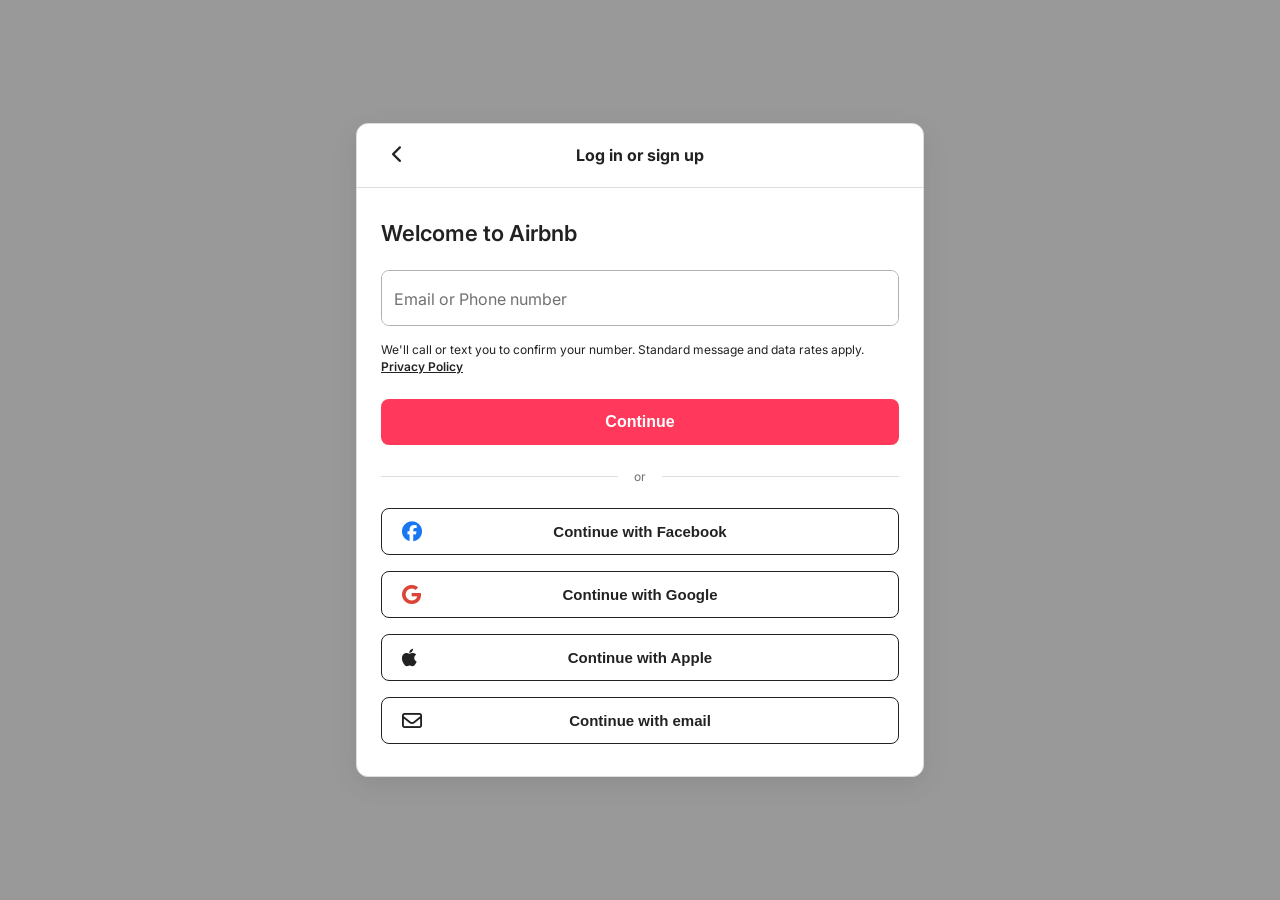
<file: booking.html>
<!DOCTYPE html>
<html lang="en">
<head>
    <meta charset="UTF-8">
    <meta name="viewport" content="width=device-width, initial-scale=1.0">
    <title>My Trips - Airbnb Clone</title>
    <!-- Google Fonts -->
    <link href="https://fonts.googleapis.com/css2?family=Inter:wght@400;500;600;700&display=swap" rel="stylesheet">
    <!-- Font Awesome -->
    <link rel="stylesheet" href="https://cdnjs.cloudflare.com/ajax/libs/font-awesome/6.4.0/css/all.min.css">
    <!-- External CSS -->
    <link rel="stylesheet" href="shared.css">
    <link rel="stylesheet" href="booking.css">
</head>
<body>
    <!-- 
      ========================================================
      TOP NAVIGATION BAR
      Consistent styling with index.html, but simplified.
      Contains the logo and user profile dropdown.
      ========================================================
    -->
    <nav class="navbar">
        <a href="index.html" class="nav-left" style="text-decoration: none;">
            <i class="fa-brands fa-airbnb logo-icon"></i>
            <span class="logo-text">airbnb</span>
        </a>
        <div class="nav-center">
            <div class="nav-item active">
                <i class="fa-solid fa-suitcase-rolling"></i>
                <span>Trips</span>
            </div>
        </div>
        <div class="nav-right">
            <div class="profile-dropdown-container">
                <button class="profile-menu" id="profile-menu-btn">
                    <i class="fa-solid fa-bars"></i>
                    <i class="fa-solid fa-circle-user avatar-icon" id="profile-avatar-icon"></i>
                </button>
                <div class="profile-dropdown hidden" id="profile-dropdown">
                    <a href="index.html" class="dropdown-item" style="text-decoration: none; color: inherit;">Home</a>
                    <div class="dropdown-divider"></div>
                    <a href="#" class="dropdown-item" id="login-logout-link" style="text-decoration: none; color: inherit;">Log out</a>
                </div>
            </div>
        </div>
    </nav>

    <!-- 
      ========================================================
      MAIN CONTENT (TRIPS DASHBOARD)
      Displays dynamically injected trip cards divided into:
      1. Upcoming Trips (or an empty state if none exist)
      2. Past Trips
      3. Cancelled Trips
      ========================================================
    -->
    <main class="trips-container">
        <h1 class="page-title">Upcoming Trips</h1>
        
        <div id="no-trips" class="no-trips hidden">
            <div class="no-trips-content">
                <div class="icon-wrapper">
                    <i class="fa-solid fa-suitcase-rolling"></i>
                </div>
                <h2>No trips booked... yet!</h2>
                <p>Time to dust off your bags and start planning your next adventure.</p>
                <a href="index.html" class="start-searching-btn">Start searching</a>
            </div>
        </div>

        <div id="trips-list" class="trips-list">
            <!-- Booking Cards will be injected here by booking.js -->
        </div>

        <h1 id="past-trips-title" class="page-title hidden" style="margin-top: 60px;">Past Trips</h1>
        <div id="past-trips-list" class="trips-list">
            <!-- Past Booking Cards will be injected here by booking.js -->
        </div>

        <h1 id="cancelled-trips-title" class="page-title hidden" style="margin-top: 60px;">Cancelled Trips</h1>
        <div id="cancelled-trips-list" class="trips-list">
            <!-- Cancelled Booking Cards will be injected here by booking.js -->
        </div>
    </main>

    <!-- 
      ========================================================
      CANCEL CONFIRMATION MODAL
      A hidden popup that appears when a user clicks the "Cancel" 
      button on an upcoming trip. Requires user confirmation.
      ========================================================
    -->
    <div id="cancel-modal" class="modal-overlay hidden">
        <div class="cancel-modal-content">
            <div class="cancel-modal-header">
                <div class="cancel-icon">
                    <i class="fa-solid fa-triangle-exclamation"></i>
                </div>
                <h2>Cancel Trip</h2>
            </div>
            <p>Are you sure you want to cancel this trip? This action cannot be undone, and your reservation will be refunded according to the host's cancellation policy.</p>
            <div class="cancel-modal-actions">
                <button id="cancel-modal-no" class="btn-keep">No, keep trip</button>
                <button id="cancel-modal-yes" class="btn-cancel-confirm">Yes, cancel trip</button>
            </div>
        </div>
    </div>

    <!-- Scripts -->
    <script src="booking.js"></script>
</body>
</html>
</file>
<file: shared.css>
/* 
  ========================================================
  SHARED.CSS - GLOBAL STYLES AND VARIABLES
  ========================================================
  This file contains the global design system used across
  all pages of the application. It includes:
  1. CSS Custom Properties (variables) for theming.
  2. Global reset and typography settings.
  3. Shared Navigation Bar styles.
  4. Shared Profile Dropdown styles.
  5. Shared Guest Controls styles.
  6. Shared Footer styles.
  7. Responsive breakpoints for shared components.
  ========================================================
*/

/* 
  ========================================================
  CSS VARIABLES (Design Tokens)
  Defines the core color palette and design constants.
  These are used throughout the project to maintain
  visual consistency and enable easy theming.
  ========================================================
*/
:root {
    --primary-color: #FF385C; /* Airbnb's signature red */
    --text-dark: #222222;    /* Primary text color */
    --text-light: #717171;   /* Secondary/muted text */
    --border-color: #DDDDDD; /* Default border color */
    --bg-light: #F7F7F7;     /* Light background for hover states */
    --white: #FFFFFF;        /* Pure white for cards and surfaces */
}

/* 
  ========================================================
  GLOBAL RESET & BASE STYLES
  Removes default browser margins/paddings and sets
  a consistent box-sizing model and font stack.
  ========================================================
*/
* {
    box-sizing: border-box;
    margin: 0;
    padding: 0;
}

body {
    font-family: 'Inter', -apple-system, BlinkMacSystemFont, Roboto, Helvetica, Arial, sans-serif;
    color: var(--text-dark);
    background-color: var(--white);
    -webkit-font-smoothing: antialiased; /* Smoother text rendering on WebKit browsers */
}

/*
  ========================================================
  TOP NAVIGATION BAR STYLES
  Consistent across all pages (index, details, booking).
  Uses Flexbox for layout with three sections:
  - Left: Logo
  - Center: Navigation tabs (All, Homes)
  - Right: Profile menu button
  ========================================================
*/
.navbar {
    display: flex;
    align-items: center;
    justify-content: space-between;
    padding: 20px 80px;
    border-bottom: 1px solid var(--border-color);
}

/* 
  LEFT SECTION - Logo
  Airbnb brand styling with the signature red color.
  The icon and text are positioned side by side.
*/
.nav-left {
    display: flex;
    align-items: center;
    color: var(--primary-color);
    font-size: 24px;
    font-weight: 700;
    cursor: pointer;
}

.logo-icon {
    font-size: 32px;
    margin-right: 8px;
}

/* 
  CENTER SECTION - Navigation Tabs
  Horizontal list of page sections (All, Homes).
  Active tab gets a bottom border indicator.
*/
.nav-center {
    display: flex;
    gap: 30px;
}

.nav-item {
    display: flex;
    align-items: center;
    gap: 8px;
    font-size: 16px;
    color: var(--text-light);
    cursor: pointer;
    padding-bottom: 10px;
    transition: color 0.2s;
}

.nav-item:hover {
    color: var(--text-dark);
}

.nav-item.active {
    color: var(--text-dark);
    font-weight: 600;
    border-bottom: 2px solid var(--text-dark);
}

/* 
  RIGHT SECTION - Profile Menu
  Contains the "Become a Host" link and the profile dropdown.
  The dropdown is positioned absolutely relative to its container.
*/
.nav-right {
    display: flex;
    align-items: center;
    gap: 15px;
}

.become-host {
    text-decoration: none;
    color: var(--text-dark);
    font-size: 14px;
    font-weight: 600;
    padding: 10px;
    border-radius: 20px;
}

.become-host:hover {
    background-color: var(--bg-light);
}

.icon-btn {
    background: none;
    border: none;
    font-size: 16px;
    cursor: pointer;
    padding: 10px;
    border-radius: 50%;
}

.icon-btn:hover {
    background-color: var(--bg-light);
}

/*
  PROFILE DROPDOWN MENU
  A floating panel that appears when the user clicks
  the profile avatar button. Contains navigation links
  and authentication actions.
*/
.profile-menu {
    display: flex;
    align-items: center;
    gap: 12px;
    background: var(--white);
    border: 1px solid var(--border-color);
    padding: 8px 12px;
    border-radius: 30px;
    cursor: pointer;
    transition: box-shadow 0.2s;
}

.profile-menu:hover {
    box-shadow: 0 2px 4px rgba(0,0,0,0.18);
}

.avatar-icon {
    font-size: 28px;
    color: var(--text-light);
}

/* 
  DROPDOWN CONTAINER
  Positions the dropdown menu relative to the profile button.
  The actual menu drops down from the bottom of the button.
*/
.profile-dropdown-container {
    position: relative;
}

.profile-dropdown {
    position: absolute;
    top: calc(100% + 12px);
    right: 0;
    width: 260px;
    background: var(--white);
    border-radius: 12px;
    box-shadow: 0 4px 16px rgba(0,0,0,0.12);
    padding: 8px 0;
    z-index: 200;
}

.dropdown-item {
    padding: 12px 16px;
    font-size: 15px;
    color: var(--text-dark);
    cursor: pointer;
    display: flex;
    align-items: center;
    transition: background 0.2s;
    background: var(--white);
    border: none;
    text-align: left;
    width: 100%;
}

.dropdown-item:hover {
    background: var(--bg-light);
}

.dropdown-divider {
    height: 1px;
    background: #DDDDDD;
    margin: 8px 0;
}

/*
  HOST PROMO SECTION IN DROPDOWN
  A special styled item in the dropdown that promotes
  hosting with a small image/illustration.
*/
.host-promo {
    align-items: flex-start;
    justify-content: space-between;
}

.host-text strong {
    display: block;
    font-weight: 600;
    margin-bottom: 2px;
}

.host-text p {
    font-size: 13px;
    color: var(--text-light);
    line-height: 1.3;
}

.host-img {
    width: 32px;
    height: auto;
    object-fit: contain;
    margin-left: 12px;
}

/*
  SEARCH BUTTON
  Primary call-to-action button used in the search bar.
  Features Airbnb's signature red gradient/color.
*/
.search-btn {
    background-color: var(--primary-color);
    color: var(--white);
    border: none;
    height: 48px;
    border-radius: 24px;
    margin-right: 9px;
    padding: 0 20px;
    font-size: 16px;
    font-weight: 600;
    cursor: pointer;
    display: flex;
    align-items: center;
    gap: 8px;
    transition: background 0.2s;
}

.search-btn:hover {
    background-color: #E00B41; /* Darker red on hover */
}

/*
  UTILITY CLASS
  A global helper to hide elements without removing
  them from the DOM. Used extensively for toggling
  dropdowns, modals, and UI states.
*/
.hidden {
    display: none !important;
}

/*
  ========================================================
  SHARED GUEST CONTROLS
  Used in both the homepage search bar and the details
  page booking widget. Provides +/- buttons for
  selecting guest counts.
  ========================================================
*/
#guests-dropdown {
    right: 0;
    width: 400px;
}

.guest-row {
    display: flex;
    justify-content: space-between;
    align-items: center;
    padding: 24px 0;
    border-bottom: 1px solid #EBEBEB;
}

/* Remove bottom border from the last row */
.guest-row:last-child {
    border-bottom: none;
    padding-bottom: 0;
}

/* Remove top padding from the first row */
.guest-row:first-child {
    padding-top: 0;
}

.guest-info strong {
    display: block;
    font-size: 16px;
    color: var(--text-dark);
    margin-bottom: 4px;
}

.guest-info span {
    font-size: 14px;
    color: var(--text-light);
}

.guest-controls {
    display: flex;
    align-items: center;
    gap: 15px;
}

.ctrl-btn {
    width: 32px;
    height: 32px;
    border-radius: 50%;
    border: 1px solid var(--text-light);
    background: var(--white);
    color: var(--text-light);
    font-size: 18px;
    display: flex;
    align-items: center;
    justify-content: center;
    cursor: pointer;
}

.ctrl-btn:hover:not(:disabled) {
    border-color: var(--text-dark);
    color: var(--text-dark);
}

.ctrl-btn:disabled {
    opacity: 0.3;
    cursor: not-allowed;
}

.count {
    font-size: 16px;
    width: 15px;
    text-align: center;
}

/*
  UTILITY TEXT COLORS
  Quick helpers for positive (green) and negative (red) states.
  Used in comparison modal to show savings or losses.
*/
.text-green { color: #008A05; }
.text-red { color: #E00B41; }

/*
  ========================================================
  RESPONSIVE BREAKPOINTS - SHARED COMPONENTS
  Adapts the navigation bar and dropdowns for mobile devices.
  ========================================================
*/
@media (max-width: 768px) {
    .navbar {
        padding: 16px 20px;
    }
    .logo-text {
        display: none; /* Hide text, show only the logo icon on mobile */
    }
    .nav-center {
        gap: 15px;
    }
    .search-bar-mini {
        gap: 8px !important;
        padding: 8px 12px !important;
    }
    .search-bar-mini .mini-text {
        display: none !important;
    }
    .search-bar-mini .mini-text-light {
        color: var(--text-dark) !important;
        font-weight: 600;
    }
    .nav-item span {
        display: none; /* Hide text labels, show only icons */
    }
    .nav-item i {
        font-size: 20px;
    }
    .become-host {
        display: none; /* Hide "Become a Host" on mobile */
    }
    .profile-dropdown {
        width: 220px;
        right: -20px;
    }
    /* Guests Dropdown Mobile - Full width */
    #guests-dropdown {
        width: 100%;
        min-width: 0;
        position: absolute;
        top: calc(100% + 10px);
        bottom: auto;
        left: 0;
        right: auto;
        border-radius: 24px;
        z-index: 2000;
        box-shadow: 0 8px 28px rgba(0,0,0,0.15);
    }
}
/*
  ========================================================
  FOOTER STYLES
  A standard Airbnb-style footer with three columns of links.
  - Left: Support links
  - Center: Hosting links
  - Right: Company links
  ========================================================
*/
.airbnb-footer {
    background-color: #f7f7f7;
    border-top: 1px solid #dddddd;
    padding: 40px 80px;
    font-size: 14px;
    color: #222222;
    margin-top: 60px;
}

.footer-grid {
    display: grid;
    grid-template-columns: repeat(3, 1fr);
    gap: 20px;
    padding-bottom: 30px;
    border-bottom: 1px solid #dddddd;
}

.footer-column h4 {
    font-size: 14px;
    font-weight: 600;
    margin-bottom: 16px;
    margin-top: 0;
}

.footer-column ul {
    list-style: none;
    padding: 0;
    margin: 0;
}

.footer-column ul li {
    margin-bottom: 12px;
}

.footer-column ul li a {
    color: #222222;
    text-decoration: none;
}

.footer-column ul li a:hover {
    text-decoration: underline;
}

/*
  FOOTER BOTTOM
  Contains legal information, language selection,
  currency, and social media links.
*/
.footer-bottom {
    display: flex;
    justify-content: space-between;
    align-items: center;
    padding-top: 24px;
    flex-wrap: wrap;
    gap: 20px;
}

.footer-left {
    display: flex;
    gap: 10px;
    align-items: center;
    flex-wrap: wrap;
}

.footer-left a {
    color: #222222;
    text-decoration: none;
}

.footer-left a:hover {
    text-decoration: underline;
}

.footer-right {
    display: flex;
    gap: 20px;
    align-items: center;
    font-weight: 600;
}

.footer-right a {
    color: #222222;
    text-decoration: none;
}

.footer-socials {
    display: flex;
    gap: 15px;
    font-size: 18px;
}

/* Mobile Footer - Stack columns vertically */
@media (max-width: 768px) {
    .airbnb-footer {
        padding: 40px 20px;
    }
    .footer-grid {
        grid-template-columns: 1fr;
    }
    .footer-bottom {
        flex-direction: column;
        align-items: flex-start;
    }
}
</file>
<file: booking.css>
/* 
  ========================================================
  BOOKING.CSS - TRIPS DASHBOARD STYLES
  ========================================================
  This file manages the visual presentation of the user's 
  "My Trips" page (booking.html). It includes:
  1. The Empty State design ("No trips booked... yet!").
  2. The responsive Booking Cards (showing Upcoming, Past, 
     and Cancelled trip states with visual filters like grayscale).
  3. The Cancel Trip Confirmation Modal (with pop-up animations).
  4. Mobile Grid conversions for a compact trip-details layout.
  ========================================================
*/

/*
  ========================================================
  RESET AND CONTAINER STYLES
  ========================================================
*/
body {
    background-color: var(--background);
}

.trips-container {
    max-width: 1000px;
    margin: 40px auto;
    padding: 0 40px;
}

.page-title {
    font-size: 32px;
    font-weight: 600;
    margin-bottom: 30px;
}

/*
  ========================================================
  EMPTY STATE
  Displayed when the user has no bookings at all.
  Features a centered content box with an icon, heading,
  description, and call-to-action button to start searching.
  ========================================================
*/
.no-trips {
    display: flex;
    justify-content: center;
    align-items: center;
    padding: 60px 20px;
    background: #fff;
    border-radius: 12px;
    border: 1px solid var(--border);
    text-align: center;
}

.no-trips-content {
    max-width: 400px;
}

.no-trips .icon-wrapper {
    font-size: 48px;
    margin-bottom: 20px;
}

.no-trips h2 {
    font-size: 22px;
    font-weight: 600;
    margin-bottom: 10px;
}

.no-trips p {
    color: var(--text-light);
    margin-bottom: 30px;
    line-height: 1.5;
}

.start-searching-btn {
    display: inline-block;
    background: var(--text-dark);
    color: #fff;
    text-decoration: none;
    padding: 14px 24px;
    border-radius: 8px;
    font-weight: 600;
    transition: background 0.2s;
}

.start-searching-btn:hover {
    background: #000;
}

/*
  ========================================================
  TRIPS LIST
  Container for all trip cards. Cards are stacked vertically
  with a gap between each.
  ========================================================
*/
.trips-list {
    display: flex;
    flex-direction: column;
    gap: 24px;
}

/*
  ========================================================
  TRIP CARD
  Each booking displayed as a card with:
  - Image (left side on desktop)
  - Trip info (title, location, price, details)
  - Footer with cancel button (for upcoming trips only)
  ========================================================
*/
.trip-card {
    display: flex;
    background: #fff;
    border-radius: 12px;
    border: 1px solid var(--border);
    overflow: hidden;
    transition: box-shadow 0.2s, transform 0.2s;
}

.trip-card:hover {
    box-shadow: 0 6px 16px rgba(0,0,0,0.08);
    transform: translateY(-2px);
}

.trip-img {
    width: 300px;
    height: 200px;
    object-fit: cover;
}

.trip-info {
    padding: 24px;
    flex: 1;
    display: flex;
    flex-direction: column;
    justify-content: space-between;
}

.trip-header {
    display: flex;
    justify-content: space-between;
    align-items: flex-start;
}

.trip-title {
    font-size: 20px;
    font-weight: 600;
    margin-bottom: 8px;
}

.trip-location {
    color: var(--text-light);
    font-size: 14px;
    display: flex;
    align-items: center;
    gap: 6px;
}

.trip-price {
    font-size: 18px;
    font-weight: 600;
}

/*
  TRIP DETAILS GRID
  Displays check-in, checkout, nights, guests, and booked date
  as a horizontal row on desktop, and a 2-column grid on mobile.
*/
.trip-details {
    display: flex;
    gap: 24px;
    margin-top: 20px;
    padding-top: 20px;
    border-top: 1px solid var(--border);
}

.detail-item {
    display: flex;
    flex-direction: column;
    gap: 4px;
}

.detail-label {
    font-size: 12px;
    color: var(--text-light);
    text-transform: uppercase;
    letter-spacing: 0.5px;
}

.detail-value {
    font-size: 14px;
    font-weight: 500;
}

/*
  TRIP FOOTER
  Contains the "Cancel Trip" button for upcoming trips.
  Positioned at the bottom right of the card.
*/
.trip-footer {
    display: flex;
    justify-content: flex-end;
    margin-top: 16px;
    padding-top: 16px;
    border-top: 1px solid #f0f0f0;
}

.cancel-btn {
    background: transparent;
    border: 1px solid var(--border);
    border-radius: 8px;
    padding: 8px 16px;
    font-size: 14px;
    font-weight: 600;
    cursor: pointer;
    transition: all 0.2s;
    color: var(--text-dark);
}

.cancel-btn:hover {
    border-color: var(--text-dark);
    background: #f7f7f7;
}

/*
  ========================================================
  TRIP CARD VARIANTS
  ========================================================
*/

/* Past trips - reduced opacity and desaturated color */
.past-trip-card {
    opacity: 0.7;
    filter: grayscale(0.5);
}

/* Cancelled trips - even more faded with a different background */
.cancelled-trip-card {
    opacity: 0.6;
    background: #fdfdfd;
}

/* Badge shown on cancelled trip cards */
.cancelled-badge {
    color: #E00B41;
    font-weight: 600;
    font-size: 14px;
    border: 1px solid #E00B41;
    border-radius: 4px;
    padding: 2px 6px;
    margin-left: 10px;
    display: inline-block;
}

/*
  ========================================================
  CUSTOM CANCEL CONFIRMATION MODAL
  A popup that appears when the user clicks "Cancel Trip".
  Features a red warning icon, message, and two action buttons.
  Animation: scales up and fades in using cubic-bezier easing.
  ========================================================
*/
.modal-overlay {
    position: fixed;
    top: 0;
    left: 0;
    width: 100vw;
    height: 100vh;
    background: rgba(0, 0, 0, 0.5);
    display: flex;
    justify-content: center;
    align-items: center;
    z-index: 1000;
}

.cancel-modal-content {
    background: white;
    width: 100%;
    max-width: 440px;
    border-radius: 16px;
    padding: 32px;
    box-shadow: 0 12px 32px rgba(0,0,0,0.2);
    animation: modalPop 0.3s cubic-bezier(0.175, 0.885, 0.32, 1.275);
}

/* Pop animation: starts slightly scaled down and fades in */
@keyframes modalPop {
    0% { transform: scale(0.9); opacity: 0; }
    100% { transform: scale(1); opacity: 1; }
}

/* Modal header with warning icon centered */
.cancel-modal-header {
    display: flex;
    flex-direction: column;
    align-items: center;
    text-align: center;
    margin-bottom: 16px;
}

.cancel-icon {
    width: 48px;
    height: 48px;
    border-radius: 50%;
    background: #FFF0F2;
    color: #E00B41;
    display: flex;
    align-items: center;
    justify-content: center;
    font-size: 24px;
    margin-bottom: 16px;
}

.cancel-modal-header h2 {
    font-size: 22px;
    font-weight: 600;
    color: var(--text-dark);
}

.cancel-modal-content p {
    color: var(--text-light);
    line-height: 1.5;
    text-align: center;
    margin-bottom: 32px;
}

.cancel-modal-actions {
    display: flex;
    gap: 16px;
}

.btn-keep {
    flex: 1;
    padding: 14px 0;
    border-radius: 8px;
    border: 1px solid var(--text-dark);
    background: white;
    color: var(--text-dark);
    font-size: 16px;
    font-weight: 600;
    cursor: pointer;
    transition: background 0.2s;
}

.btn-keep:hover {
    background: #f7f7f7;
}

.btn-cancel-confirm {
    flex: 1;
    padding: 14px 0;
    border-radius: 8px;
    border: none;
    background: #E00B41;
    color: white;
    font-size: 16px;
    font-weight: 600;
    cursor: pointer;
    transition: background 0.2s;
}

.btn-cancel-confirm:hover {
    background: #c00836;
}

/*
  ========================================================
  RESPONSIVE BREAKPOINTS - BOOKING PAGE
  ========================================================
*/
@media (max-width: 768px) {
    .trips-container {
        padding: 0 20px;
    }
    
    /* Stack cards vertically (image on top, info below) */
    .trip-card {
        flex-direction: column;
    }
    
    /* Image spans full width on mobile */
    .trip-img {
        width: 100%;
        height: 200px;
    }
    
    /* Details grid becomes 2 columns on mobile */
    .trip-details {
        display: grid;
        grid-template-columns: 1fr 1fr;
        gap: 16px;
    }
    
    /* Modal takes full width with margins */
    .cancel-modal-content {
        margin: 20px;
        padding: 24px;
    }
    
    /* Modal buttons stack vertically on mobile */
    .cancel-modal-actions {
        flex-direction: column;
    }
    
    /* Trip header stacks vertically */
    .trip-header {
        flex-direction: column;
        gap: 8px;
    }
}
</file>
<file: login.css>
/* 
  ========================================================
  LOGIN.CSS - AUTHENTICATION MODAL STYLES
  ========================================================
  This file manages the visual presentation of the Login/Signup 
  page (login.html). It includes:
  1. The centered Login Card overlay.
  2. The custom Floating Label input fields (where the placeholder 
     text shrinks and moves to the top when clicked).
  3. The Social Login buttons styling.
  4. The Success Toast Notification animations.
  ========================================================
*/

/*
  ========================================================
  CSS VARIABLES (Local overrides)
  ========================================================
*/
:root {
    --primary-color: #FF385C;
    --text-dark: #222222;
    --text-light: #717171;
    --border-color: #B0B0B0;
    --border-light: #DDDDDD;
    --bg-light: #F7F7F7;
    --white: #FFFFFF;
}


* {
    box-sizing: border-box;
    margin: 0;
    padding: 0;
}


/*
  ========================================================
  BODY STYLES
  Full viewport background with a dark overlay gradient
  and a blurred background image (using CSS fixed background).
  Flexbox centers the login card vertically and horizontally.
  ========================================================
*/

body {
    font-family: 'Inter', -apple-system, BlinkMacSystemFont, Roboto, Helvetica, Arial, sans-serif;
    color: var(--text-dark);
    background: linear-gradient(rgba(0, 0, 0, 0.4), rgba(0, 0, 0, 0.4)), 
                url('https://images.unsplash.com/photo-1499793983690-e29da59ef1c2?q=80&w=2000&auto=format&fit=crop') no-repeat center center fixed;
    background-size: cover;
    -webkit-font-smoothing: antialiased;
    display: flex;
    justify-content: center;
    align-items: center;
    min-height: 100vh;
}

/*
  ========================================================
  LOGIN CONTAINER
  Wraps the login card and centers it on the page.
  ========================================================
*/
.login-container {
    width: 100%;
    display: flex;
    justify-content: center;
    align-items: center;
    padding: 20px;
}

/*
  ========================================================
  LOGIN CARD
  White card with rounded corners, subtle shadow,
  and a slide-up entrance animation.
  ========================================================
*/
.login-card {
    width: 100%;
    max-width: 568px;
    background: var(--white);
    border: 1px solid var(--border-light);
    border-radius: 12px;
    box-shadow: 0 8px 28px rgba(0, 0, 0, 0.08);
    overflow: hidden;
    animation: slideUp 0.4s ease;
}

/*
  SLIDE UP ANIMATION
  The card fades in and moves up slightly from below.
*/
@keyframes slideUp {
    from { opacity: 0; transform: translateY(20px); }
    to { opacity: 1; transform: translateY(0); }
}

/*
  ========================================================
  LOGIN HEADER
  Contains a back button (left), title (center), and
  an empty spacer (right) for balanced alignment.
  ========================================================
*/
.login-header {
    display: flex;
    justify-content: space-between;
    align-items: center;
    padding: 0 24px;
    height: 64px;
    border-bottom: 1px solid var(--border-light);
}

.login-header h3 {
    font-size: 16px;
    font-weight: 700;
}

.back-btn {
    color: var(--text-dark);
    text-decoration: none;
    font-size: 18px;
    width: 32px;
    height: 32px;
    display: flex;
    justify-content: center;
    align-items: center;
    border-radius: 50%;
    transition: background 0.2s;
}

.back-btn:hover {
    background: var(--bg-light);
}

/*
  ========================================================
  LOGIN BODY
  Contains the form, social buttons, and terms text.
  ========================================================
*/
.login-body {
    padding: 32px 24px;
}

.login-body h2 {
    font-size: 22px;
    font-weight: 600;
    margin-bottom: 24px;
}

/*
  ========================================================
  FLOATING LABEL INPUTS
  A pattern where the label starts as placeholder text
  inside the input, and floats to the top when the input
  is focused or has content.
  ========================================================
*/
.input-group {
    border: 1px solid var(--border-color);
    border-radius: 8px;
    overflow: hidden;
    position: relative;
    margin-bottom: 16px;
}

.floating-label {
    position: relative;
    background: var(--white);
}

.floating-label input {
    width: 100%;
    padding: 26px 12px 10px;
    border: none;
    font-size: 16px;
    outline: none;
    color: var(--text-dark);
    background: transparent;
}

.floating-label label {
    position: absolute;
    top: 18px;
    left: 12px;
    font-size: 16px;
    color: var(--text-light);
    transition: all 0.2s ease;
    pointer-events: none;
}

/*
  When input is focused OR has content (not empty),
  the label moves up and shrinks in size.
*/
.floating-label input:focus ~ label,
.floating-label input:not(:placeholder-shown) ~ label {
    top: 8px;
    font-size: 12px;
}

/*
  Focus state adds a dark inset border ring
  that appears inside the input border.
*/
.floating-label input:focus {
    box-shadow: inset 0 0 0 2px var(--text-dark);
    border-radius: 8px;
}

/*
  ========================================================
  TERMS TEXT
  Small legal text with a privacy policy link.
  ========================================================
*/
.terms {
    font-size: 12px;
    color: var(--text-dark);
    line-height: 1.4;
    margin-bottom: 24px;
}

.terms a {
    color: var(--text-dark);
    font-weight: 600;
}

/*
  ========================================================
  CONTINUE BUTTON
  Primary CTA button in Airbnb red.
  ========================================================
*/
.continue-btn {
    width: 100%;
    background: var(--primary-color);
    color: var(--white);
    border: none;
    border-radius: 8px;
    padding: 14px;
    font-size: 16px;
    font-weight: 600;
    cursor: pointer;
    transition: background 0.2s;
}

.continue-btn:hover {
    background: #E00B41;
}

/*
  ========================================================
  DIVIDER
  A horizontal line with "or" text in the middle.
  ========================================================
*/
.divider {
    display: flex;
    align-items: center;
    margin: 24px 0;
    color: var(--text-light);
    font-size: 12px;
}

.divider::before,
.divider::after {
    content: '';
    flex: 1;
    height: 1px;
    background: var(--border-light);
}

.divider span {
    padding: 0 16px;
}

/*
  ========================================================
  SOCIAL LOGIN BUTTONS
  Third-party authentication buttons (Facebook, Google, Apple, Email)
  ========================================================
*/
.social-logins {
    display: flex;
    flex-direction: column;
    gap: 16px;
}

.social-btn {
    width: 100%;
    background: var(--white);
    border: 1px solid var(--text-dark);
    border-radius: 8px;
    padding: 14px;
    font-size: 15px;
    font-weight: 600;
    color: var(--text-dark);
    cursor: pointer;
    display: flex;
    align-items: center;
    justify-content: center;
    position: relative;
    transition: background 0.2s;
}

.social-btn:hover {
    background: var(--bg-light);
}

/* Social icon positioned absolutely on the left */
.social-btn i {
    position: absolute;
    left: 20px;
    font-size: 20px;
}

/*
  ========================================================
  UTILITY
  ========================================================
*/
.hidden {
    display: none !important;
}

/*
  ========================================================
  SUCCESS TOAST NOTIFICATION
  A small popup that appears at the bottom of the screen
  when the user successfully logs in.
  ========================================================
*/
.toast {
    position: fixed;
    bottom: 40px;
    left: 50%;
    transform: translateX(-50%);
    background: var(--text-dark);
    color: var(--white);
    padding: 12px 24px;
    border-radius: 30px;
    font-size: 14px;
    font-weight: 600;
    display: flex;
    align-items: center;
    gap: 10px;
    box-shadow: 0 4px 12px rgba(0,0,0,0.15);
    z-index: 1000;
    animation: fadeIn 0.3s ease;
}

.toast i {
    color: #008A05;
    font-size: 18px;
}

/*
  FADE IN ANIMATION
  The toast slides up and fades in.
*/
@keyframes fadeIn {
    from { opacity: 0; transform: translate(-50%, 20px); }
    to { opacity: 1; transform: translate(-50%, 0); }
}
</file>
